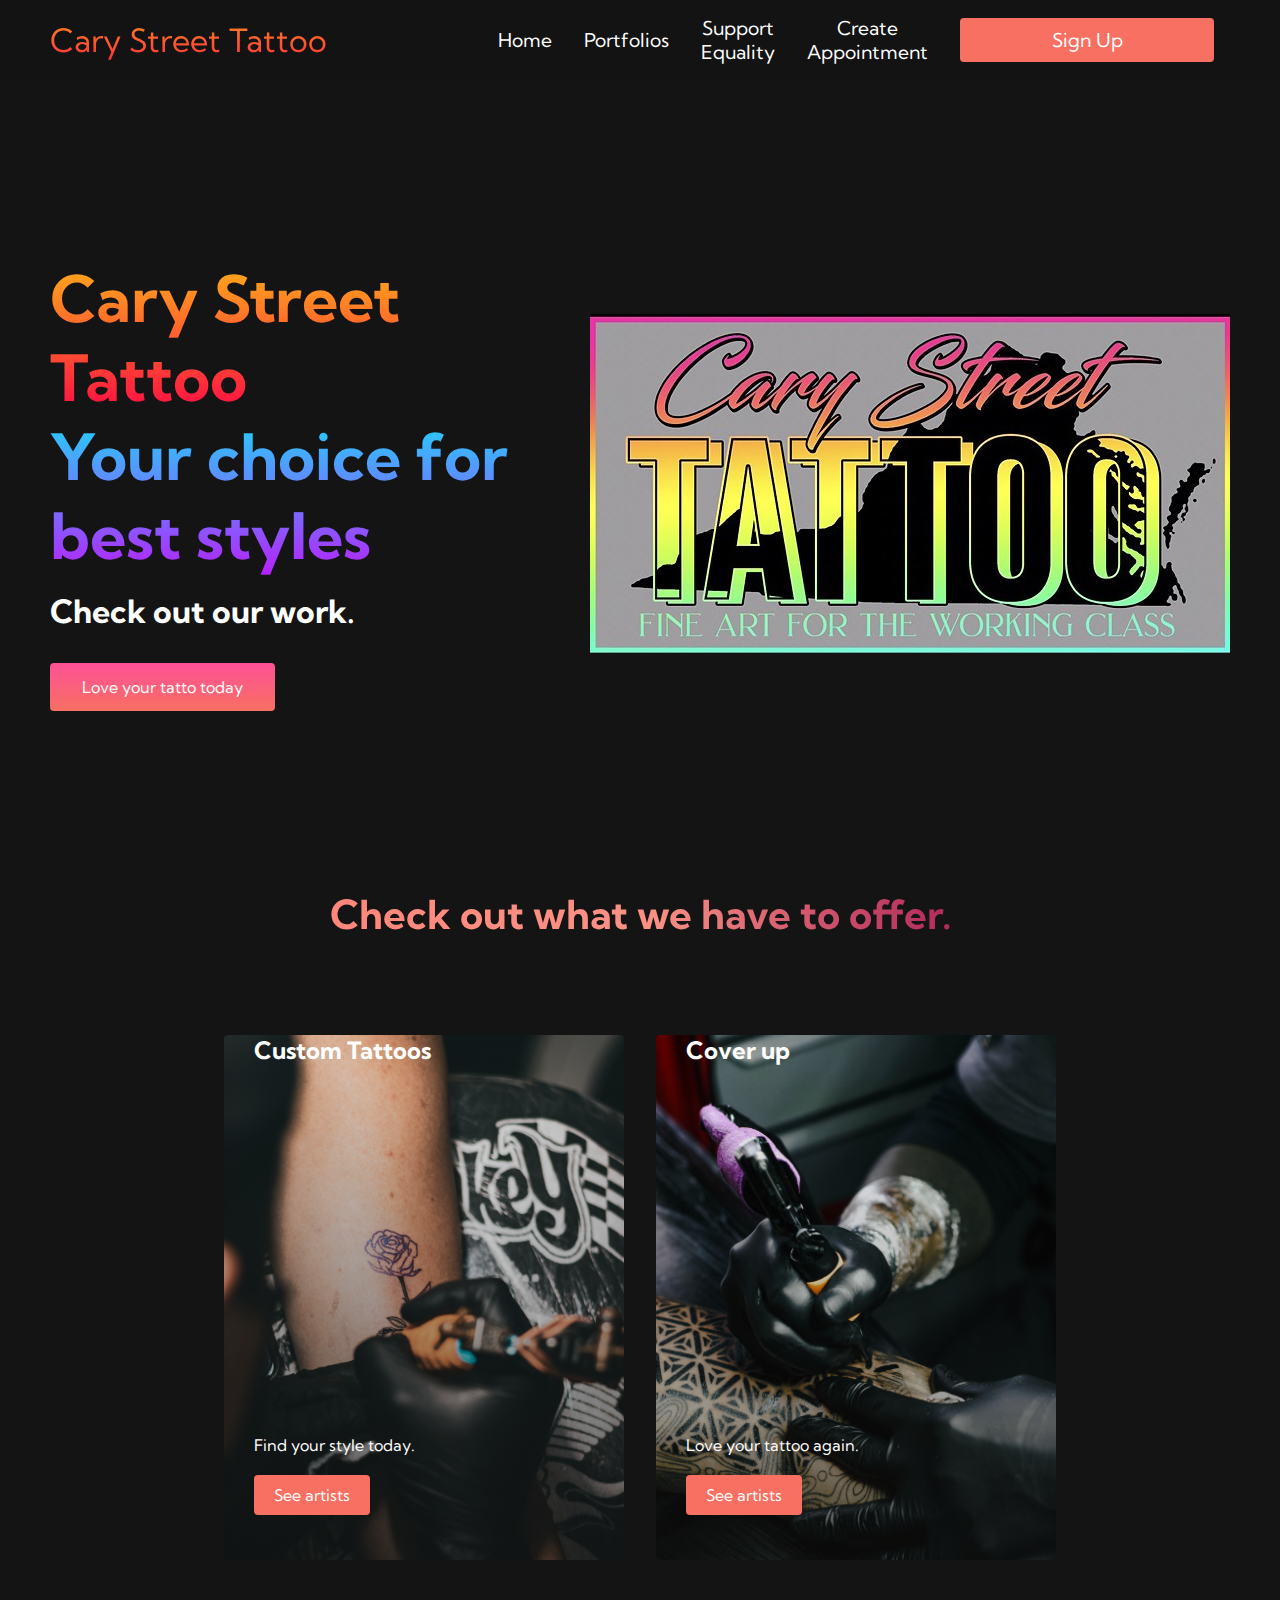
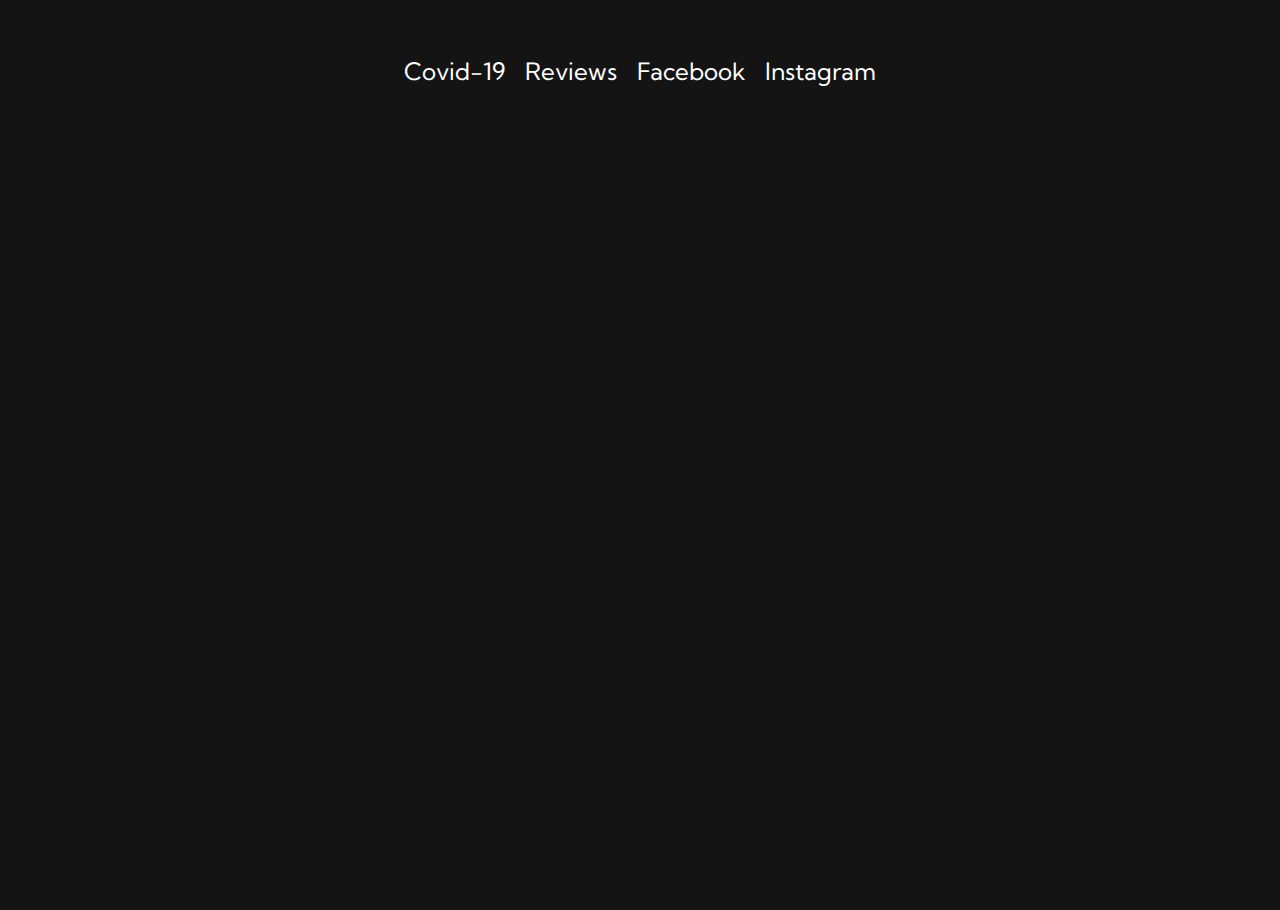
<file: html/index.html>
<!DOCTYPE html>
<html lang="en">
<head>
    <meta charset="UTF-8">
    <meta http-equiv="X-UA-Compatible" content="IE=edge">
    <meta name="viewport" content="width=device-width, initial-scale=1.0">
    <title>Cary Street Tattoo</title>
    <link rel="stylesheet" href="../css/styles.css">
    <link href="https://fonts.googleapis.com/css2?family=Kumbh+Sans&display=swap" rel="stylesheet">
</head>
<body>
    <!--navber section-->
 <nav class="navbar">
    <div class="navbar__container">
    <a href="index.html" id="navbar__logo">Cary Street Tattoo</a>
    <div class="navbar__toggle" id="mobile-menu">
        <span class="bar"></span>
        <span class="bar"></span>
        <span class="bar"></span>
        <span class="bar"></span>
        <span class="bar"></span>
    </div>
    <ul class="navbar__menu">
        <li class="navbar__item">
            <a href="index.html" class="navbar__links">
             Home
            </a>
        </li>
        <li class="navbar__item">
            <a href="portfolios.html" class="navbar__links">
             Portfolios
            </a>
        </li>
        <li class="navbar__item">
            <a href="SupportEquality.html" class="navbar__links">
             Support Equality
            </a>
        </li>
        <li class="navbar__item">
            <a href="Appoinments.html" class="navbar__links">
             Create Appointment
            </a>
        </li>
        <li class="navbar__btn">
            <a href="SignUP.html" class="button">
                Sign Up
            </a>
        </li>
    </ul>
    </div>

 </nav>

 <!-- main section -->
 <div class="main">
     <div class="main__container">
         <div class="main__content">
             <h1>Cary Street Tattoo</h1>
             <h2>Your choice for best styles</h2>
             <p>Check out our work.</p>
             <button class="main__btn"><a href="portfolios.html">Love your tatto today</a></button>
         </div>
         <div class="main_img--container">
             <img src="../Photos/caryTattoo.jpg" alt="" id="main__img">
         </div>
     </div>
 </div>

 <!--Services section-->
 <div class="serv">
    <h1>Check out what we have to offer.</h1>
    <div class="serv__container">
        <div class="serv__card--6" id="portBtn">
            <h2>Custom Tattoos</h2>
            <p>Find your style today.</p>
             <button class="cardBtn"><a href="portfolios.html">See artists</a></button>
        </div>
        <div class="serv__container">
            <div class="serv__card--5" id="portBtn">
                <button class="cardBtn"><a href="portfolios.html">See artists</a></button>
                <h2>Cover up</h2>
                <p>Love your tattoo again.</p>
            </div>
    </div>
 </div>

 <!--Footer Section-->
 <div class="footer__container">
     <div class="footer__links">
         <div class="footer__links--wrapper">
             <div class="footer__links--items">
                 <a href="Covid-19.html">Covid-19</a>
                 <a href="https://www.google.com/search?q=cary+street+tattoo+reviews&sxsrf=APq-WBuiUq2ZK4ZARTvnYPvtm6CrgPX-sg%3A1650643910387&ei=xtNiYumSF_GxptQPlfe4wAM&ved=0ahUKEwjpjbffh6j3AhXxmIkEHZU7DjgQ4dUDCA8&uact=5&oq=cary+street+tattoo+reviews&gs_lcp=Cgdnd3Mtd2l6EAMyCAghEBYQHRAeOgcIIxCwAxAnOgcIABBHELADOgsILhCABBDHARCvAToGCAAQFhAeOgkIABDJAxAWEB46AggmOgUIABCGA0oECEEYAEoECEYYAFCBAVi-D2CyEGgBcAF4AIABXIgBpgWSAQE4mAEAoAEByAEJwAEB&sclient=gws-wiz#lrd=0x89b1113f11aaa853:0xfd0b717249057d51,1,,,">Reviews</a>
                 <a href="https://www.facebook.com/CarySt.Tattoo">Facebook</a>
                 <a href="https://www.instagram.com/carystreettattoo/">Instagram</a>
             </div>
         </div>
     </div>
 </div>
 <script src="app.js"></script>
</body>
</html>
</file>
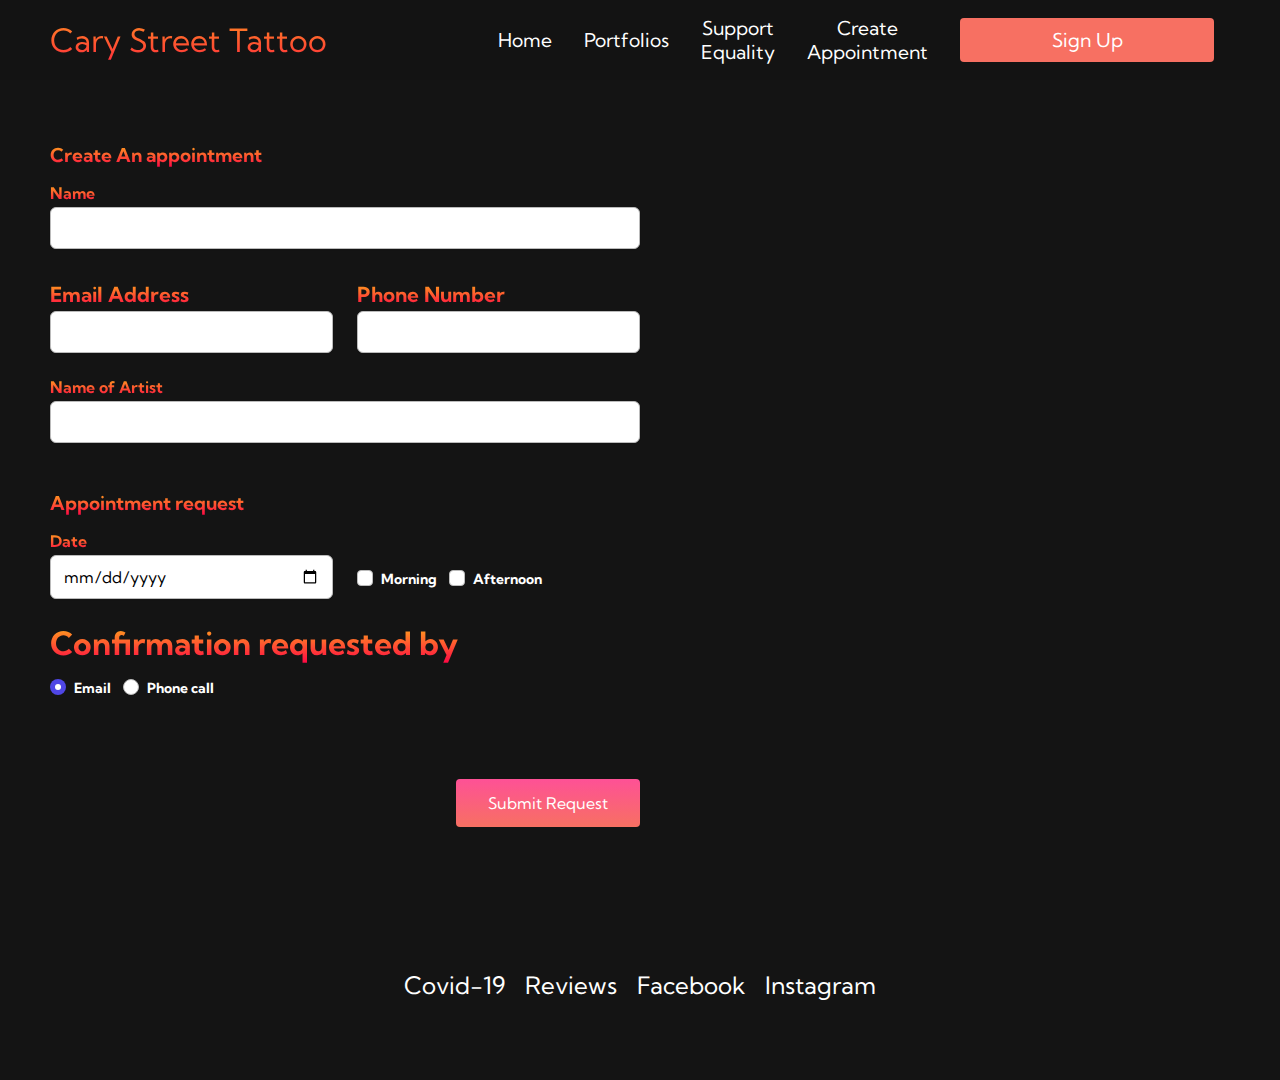
<file: html/Appoinments.html>
<!DOCTYPE html>
<html lang="en">
<head>
    <meta charset="UTF-8">
    <meta http-equiv="X-UA-Compatible" content="IE=edge">
    <meta name="viewport" content="width=device-width, initial-scale=1.0">
    <title>Cary Street Tattoo</title>
    <link rel="stylesheet" href="../css/styles.css">
    <link href="https://fonts.googleapis.com/css2?family=Kumbh+Sans&display=swap" rel="stylesheet">
</head>
<body>
    
    <!--navber section-->
    <nav class="navbar">
        <div class="navbar__container">
        <a href="index.html" id="navbar__logo">Cary Street Tattoo</a>
        <div class="navbar__toggle" id="mobile-menu">
            <span class="bar"></span>
            <span class="bar"></span>
            <span class="bar"></span>
            <span class="bar"></span>
            <span class="bar"></span>
        </div>
        <ul class="navbar__menu">
            <li class="navbar__item">
                <a href="index.html" class="navbar__links">
                 Home
                </a>
            </li>
            <li class="navbar__item">
                <a href="portfolios.html" class="navbar__links">
                 Portfolios
                </a>
            </li>
            <li class="navbar__item">
                <a href="SupportEquality.html" class="navbar__links">
                 Support Equality
                </a>
            </li>
            <li class="navbar__item">
                <a href="Appoinments.html" class="navbar__links">
                 Create Appointment
                </a>
            </li>
            <li class="navbar__btn">
                <a href="SignUP.html" class="button">
                    Sign Up
                </a>
            </li>
        </ul>
        </div>
    
     </nav>

     <div class="main">
         <div class="main__container">
             <div class="main__content">
                <form action="SEND ADDRESS" id="ft-form" method="POST" accept-charset="UTF-8">
                    <fieldset>
                      <legend id="legend">Create An appointment</legend>
                      <label>
                        <p id="name">Name</p>
                        <input type="text" name="name" required>
                      </label>
                      <div class="two-cols">
                        <label>
                          <p id="email__add">Email Address</p>
                          <input type="email" name="email" required>
                        </label>
                        <label>
                          <p id="phone">Phone Number</p>
                          <input type="tel" name="phone">
                        </label>
                      </div>
                    </fieldset>
                    <label>
                        <p id="name">Name of Artist</p>
                        <input type="text" name="name" required>
                      </label>
                    <fieldset>
                      <legend id="Appointment">Appointment request</legend>
                      <div class="two-cols">
                        <label>
                            <p id="date">Date</p>
                          <input type="date" name="Appointment request" required>
                        </label>
                        <div class="inline">
                          <label>
                            <input type="hidden" name="Morning desired" value="no">
                            <input type="checkbox" name="Morning desired" value="yes">
                            <p style="font-size: 14px;" style="color: white;">Morning</p>
                          </label>
                          <label>
                            <input type="hidden" name="Afternoon desired" value="no">
                            <input type="checkbox" name="Afternoon desired" value="yes">
                            <p style="font-size: 14px;" style="color: white;">Afternoon</p>
                          </label>
                        </div>
                      </div>
                      <p id="Confirmation">Confirmation requested by</p>
                      <div class="inline">
                        <label>
                          <input type="radio" name="Confirmation requested by" value="email" checked>
                          <p style="font-size: 14px;" style="color: white;">Email</p>
                        </label>
                        <label>
                          <input type="radio" name="Confirmation requested by" value="phone">
                          <p style="font-size: 14px;" style="color: white;">Phone call</p>
                        </label>
                      </div>
                    </fieldset>
                    <div class="btns">
                      <button class="main__btn"><a>Submit Request</a></button>
                    </div>
                  </form>
             </div>
         </div>
     </div>
 <!--Footer Section-->
 <div class="footer__container">
    <div class="footer__links">
        <div class="footer__links--wrapper">
            <div class="footer__links--items">
                <a href="Covid-19.html">Covid-19</a>
                <a href="https://www.google.com/search?q=cary+street+tattoo+reviews&sxsrf=APq-WBuiUq2ZK4ZARTvnYPvtm6CrgPX-sg%3A1650643910387&ei=xtNiYumSF_GxptQPlfe4wAM&ved=0ahUKEwjpjbffh6j3AhXxmIkEHZU7DjgQ4dUDCA8&uact=5&oq=cary+street+tattoo+reviews&gs_lcp=Cgdnd3Mtd2l6EAMyCAghEBYQHRAeOgcIIxCwAxAnOgcIABBHELADOgsILhCABBDHARCvAToGCAAQFhAeOgkIABDJAxAWEB46AggmOgUIABCGA0oECEEYAEoECEYYAFCBAVi-D2CyEGgBcAF4AIABXIgBpgWSAQE4mAEAoAEByAEJwAEB&sclient=gws-wiz#lrd=0x89b1113f11aaa853:0xfd0b717249057d51,1,,,">Reviews</a>
                <a href="https://www.facebook.com/CarySt.Tattoo">Facebook</a>
                <a href="https://www.instagram.com/carystreettattoo/">Instagram</a>
            </div>
        </div>
    </div>
</div>
<script src="app.js"></script>
</body>
</html>
</file>
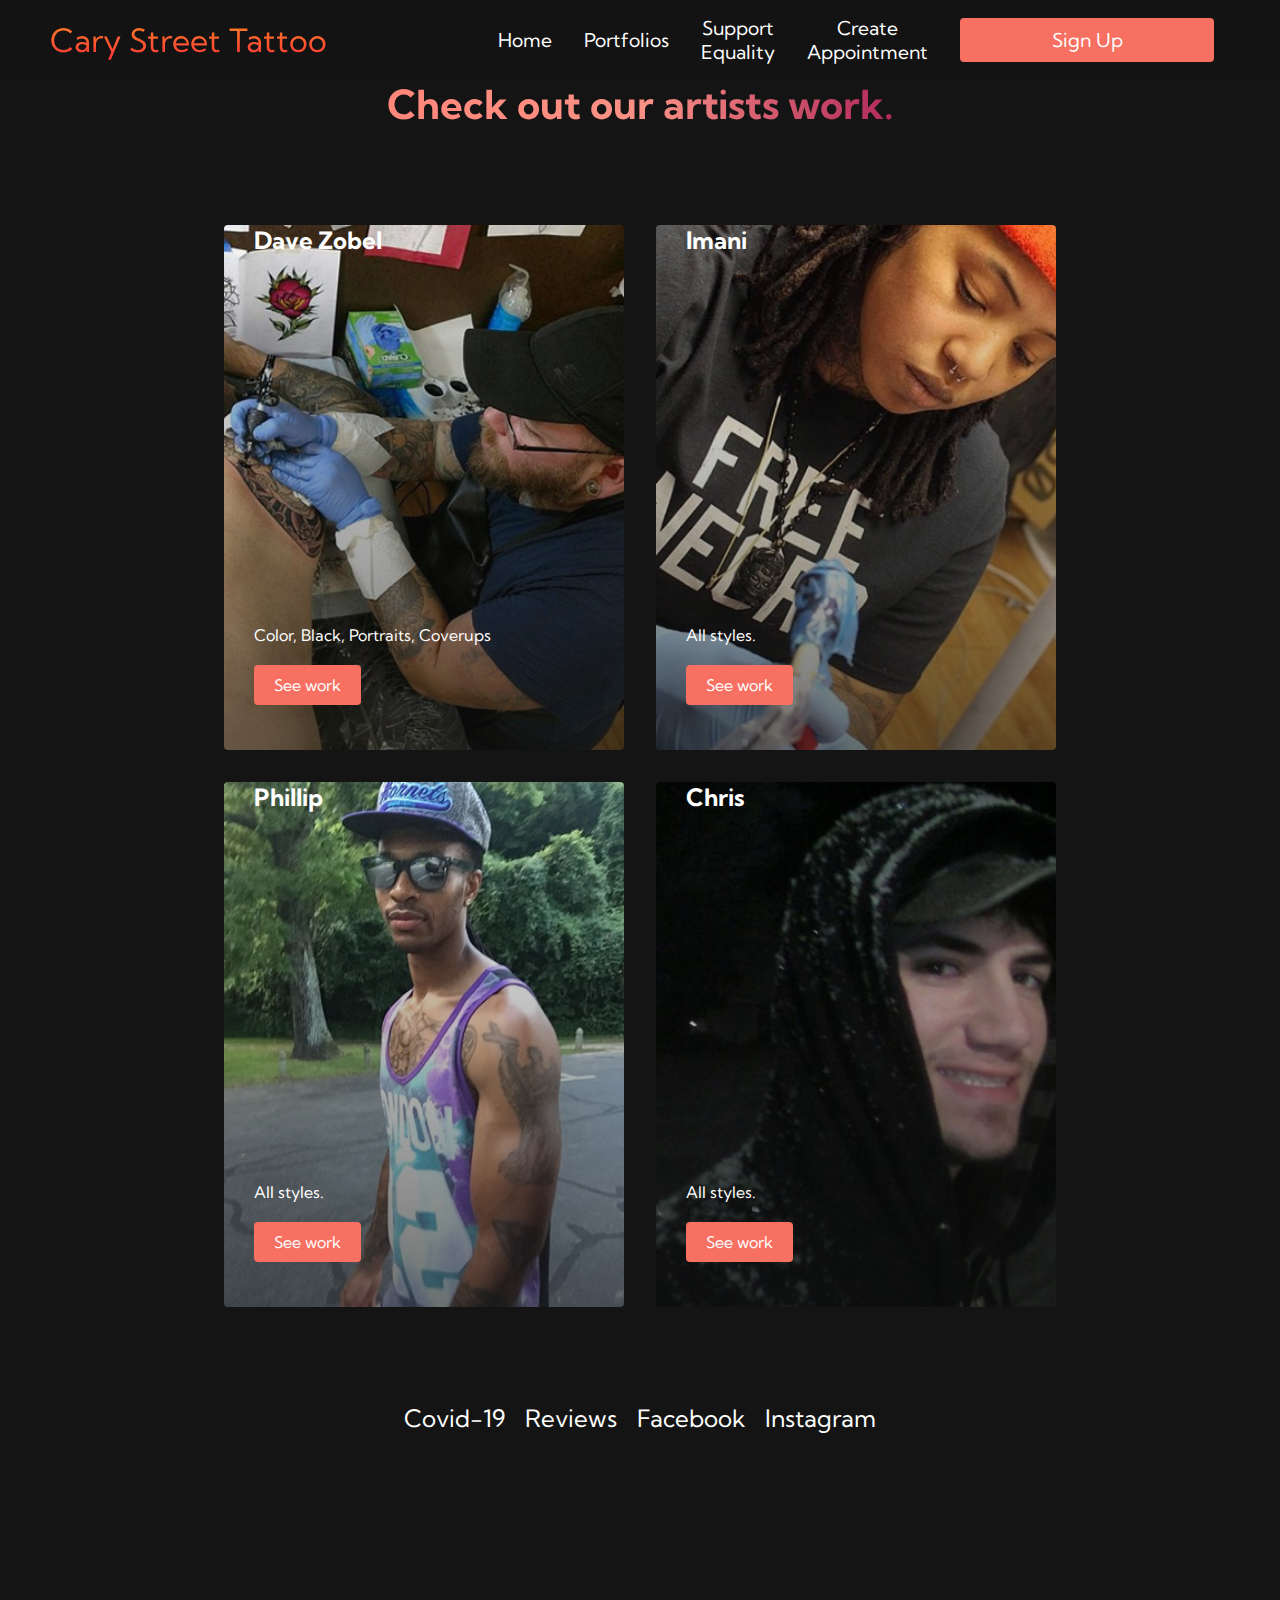
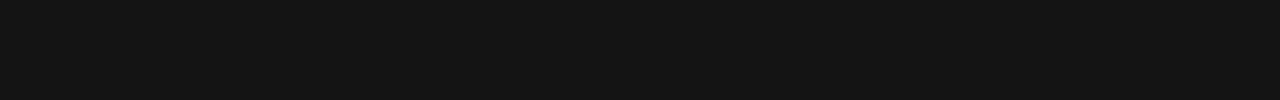
<file: html/portfolios.html>
<!DOCTYPE html>
<html lang="en">
<head>
    <meta charset="UTF-8">
    <meta http-equiv="X-UA-Compatible" content="IE=edge">
    <meta name="viewport" content="width=device-width, initial-scale=1.0">
    <title>Cary Street Tattoo</title>
    <link rel="stylesheet" href="../css/styles.css">
    <link href="https://fonts.googleapis.com/css2?family=Kumbh+Sans&display=swap" rel="stylesheet">
</head>
<body>
    
    <!--navber section-->
    <nav class="navbar">
        <div class="navbar__container">
        <a href="index.html" id="navbar__logo">Cary Street Tattoo</a>
        <div class="navbar__toggle" id="mobile-menu">
            <span class="bar"></span>
            <span class="bar"></span>
            <span class="bar"></span>
            <span class="bar"></span>
            <span class="bar"></span>
        </div>
        <ul class="navbar__menu">
            <li class="navbar__item">
                <a href="index.html" class="navbar__links">
                 Home
                </a>
            </li>
            <li class="navbar__item">
                <a href="portfolios.html" class="navbar__links">
                 Portfolios
                </a>
            </li>
            <li class="navbar__item">
                <a href="SupportEquality.html" class="navbar__links">
                 Support Equality
                </a>
            </li>
            <li class="navbar__item">
                <a href="Appoinments.html" class="navbar__links">
                 Create Appointment
                </a>
            </li>
            <li class="navbar__btn">
                <a href="SignUP.html" class="button">
                    Sign Up
                </a>
            </li>
        </ul>
        </div>
    
     </nav>

<!--Main content-->
<div class="serv">
    <h1>Check out our artists work.</h1>
    <div class="serv__container">
        <div class="serv__card--1">
            <h2>Dave Zobel</h2>
            <p>Color, Black, Portraits, Coverups</p>
            <button class="cardBtn"><a href="dave.html">See work</a></button>
        </div>
        <div class="serv__container">
            <div class="serv__card--2">
                <h2>Imani</h2>
                <p>All styles.</p>
                <button class="cardBtn"><a href="Imani.html">See work</a></button>
            </div>
    </div>
    <div class="serv__container">
        <div class="serv__card--3">
            <h2>Phillip</h2>
            <p>All styles.</p>
            <button class="cardBtn"><a href="Phill.html">See work</a></button>
        </div>
</div>
<div class="serv__container">
    <div class="serv__card--4">
        <h2>Chris</h2>
        <p>All styles.</p>
        <button class="cardBtn"><a href="Chris.html">See work</a></button>
    </div>
</div>
 </div>
<!--footer-->
 <div class="footer__container">
    <div class="footer__links">
        <div class="footer__links--wrapper">
            <div class="footer__links--items">
                <a href="Covid-19.html">Covid-19</a>
                <a href="https://www.google.com/search?q=cary+street+tattoo+reviews&sxsrf=APq-WBuiUq2ZK4ZARTvnYPvtm6CrgPX-sg%3A1650643910387&ei=xtNiYumSF_GxptQPlfe4wAM&ved=0ahUKEwjpjbffh6j3AhXxmIkEHZU7DjgQ4dUDCA8&uact=5&oq=cary+street+tattoo+reviews&gs_lcp=Cgdnd3Mtd2l6EAMyCAghEBYQHRAeOgcIIxCwAxAnOgcIABBHELADOgsILhCABBDHARCvAToGCAAQFhAeOgkIABDJAxAWEB46AggmOgUIABCGA0oECEEYAEoECEYYAFCBAVi-D2CyEGgBcAF4AIABXIgBpgWSAQE4mAEAoAEByAEJwAEB&sclient=gws-wiz#lrd=0x89b1113f11aaa853:0xfd0b717249057d51,1,,,">Reviews</a>
                <a href="https://www.facebook.com/CarySt.Tattoo">Facebook</a>
                <a href="https://www.instagram.com/carystreettattoo/">Instagram</a>
            </div>
        </div>
    </div>
</div>
<script src="app.js"></script>
</body>
</html>
</file>
<file: css/styles.css>
*{
    box-sizing: border-box;
    margin: 0;
    padding: 0;
    font-family: 'Kumbh Sans', sans-serif;
}

.navbar{
    background: #131313;
    height: 80px;
    display: flex;
    justify-content: center;
    align-items: center;
    font-size: 1.2rem;
    position: sticky;
    top: 0;
    z-index: 999;
}

.navbar__container{
    display: flex;
    justify-content: space-between;
    height: 80px;
    z-index: 1;
    width: 100%;
    max-width: 1300px;
    margin: 0 auto;
    padding: 0 50px;
}

#navbar__logo{
    background-color: #ff8177;
    background-image: linear-gradient(to top, #ff0844 0%, #ffb119 100% );
    background-size: 100%;
    -webkit-background-clip: text;
    -moz-background-clip: text;
    -webkit-text-fill-color: transparent;
    -moz-text-fill-color:transparent;
    display: flex;
    align-items: center;
    cursor: pointer;
    text-decoration: none;
    font-size: 2rem;

}

#Appointment {
     background-color: #ff8177;
    background-image: linear-gradient(to top, #ff0844 0%, #ffb119 100% );
    background-size: 100%;
    -webkit-background-clip: text;
    -moz-background-clip: text;
    -webkit-text-fill-color: transparent;
    -moz-text-fill-color:transparent;
    display: flex;
    align-items: center;
    text-decoration: none;
    font-size: 2rem;
}
#name{
    background-color: #ff8177;
    background-image: linear-gradient(to top, #ff0844 0%, #ffb119 100% );
    background-size: 100%;
    -webkit-background-clip: text;
    -moz-background-clip: text;
    -webkit-text-fill-color: transparent;
    -moz-text-fill-color:transparent;
    display: flex;
    align-items: center;
    text-decoration: none;
    font-size: 1rem;
}
#legend{
    background-color: #ff8177;
    background-image: linear-gradient(to top, #ff0844 0%, #ffb119 100% );
    background-size: 100%;
    -webkit-background-clip: text;
    -moz-background-clip: text;
    -webkit-text-fill-color: transparent;
    -moz-text-fill-color:transparent;
    display: flex;
    align-items: center;
    text-decoration: none;
    font-size: 2rem;
}
#date{
    background-color: #ff8177;
    background-image: linear-gradient(to top, #ff0844 0%, #ffb119 100% );
    background-size: 100%;
    -webkit-background-clip: text;
    -moz-background-clip: text;
    -webkit-text-fill-color: transparent;
    -moz-text-fill-color:transparent;
    display: flex;
    align-items: center;
    text-decoration: none;
    font-size: 1rem;
}
#Confirmation{
    background-color: #ff8177;
    background-image: linear-gradient(to top, #ff0844 0%, #ffb119 100% );
    background-size: 100%;
    -webkit-background-clip: text;
    -moz-background-clip: text;
    -webkit-text-fill-color: transparent;
    -moz-text-fill-color:transparent;
    display: flex;
    align-items: center;
    text-decoration: none;
    font-size: 2rem;
}

#email__add{
    background-color: #ff8177;
    background-image: linear-gradient(to top, #ff0844 0%, #ffb119 100% );
    background-size: 100%;
    -webkit-background-clip: text;
    -moz-background-clip: text;
    -webkit-text-fill-color: transparent;
    -moz-text-fill-color:transparent;
    display: flex;
    align-items: center;
    text-decoration: none;
    font-size: 1.3rem;
}

#phone{
    background-color: #ff8177;
    background-image: linear-gradient(to top, #ff0844 0%, #ffb119 100% );
    background-size: 100%;
    -webkit-background-clip: text;
    -moz-background-clip: text;
    -webkit-text-fill-color: transparent;
    -moz-text-fill-color:transparent;
    display: flex;
    align-items: center;
    text-decoration: none;
    font-size: 1.3rem;
}

.fa-gem{
    margin-right: 0.5rem;
}

.navbar__menu{
    display: flex;
    align-items:center ;
    list-style: none;
    text-align: center;
}

.navbar__item{
    height: 80px;
}

.navbar__links{
    color: #fff;
    display: flex;
    align-items: center;
    justify-content: center;
    text-decoration: none;
    padding: 0 1rem;
    height: 100%;
}

.navbar__btn{
    display: flex;
    justify-content: center;
    align-items: center;
    padding: 0 1rem;
    width: 100%;
}

.button {
    display: flex;
    justify-content: center;
    align-items: center;
    text-decoration: none;
    padding: 10px 20px;
    height: 100%;
    width: 100%;
    border: none;
    outline: none;
    border-radius: 4px;
    background: #f77062;
    color: #fff;
}

.button:hover{
    background:red ;
    transition: all 0.3s ease;
}

.navbar__links:hover{
    color:#f77062;
    transition:all 0.3s ease ;
}

@media screen and (max-width:960px) {
    .navbar__container{
        display: flex;
        justify-content: space-between;
        height: 80px;
        z-index: 1;
        width: 100%;
        max-width: 1300px;
        padding:0;
        background: #131313;
    }
    .navbar__menu{
        display: grid;
        grid-template-columns: auto;
        margin: 0;
        width: 100%;
        position: absolute;
        top: -1000px;
        opacity: 0;
        transition: all 0.5s ease;
        height: 50vh;
        z-index: -1;
        background: #131313;
    }

    .navbar__menu.active{
        background: #131313;
        top: 100%;
        opacity: 1;
        transition:all 0.5s ease;
        z-index: 99;
        height: 50vh;
        font-size: 1.6rem;
    }

    #navbar__logo{
        padding-left: 25px;
    }

    .navbar__toggle .bar {
        width: 25px;
        height: 3px;
        margin: 5px auto;
        transition: all 0.3s ease-in-out;
        background: white;
    }

    .navbar__item{
        width: 100%;
    }
    .navbar__links{
        text-align: center;
        padding: 2rem;
        width: 100%;
        display: table;
    }

    #mobile-menu{
        position: absolute;
        top: 20%;
        right: 5%;
        transform: translate(5%,20%);
    }

    .navbar__btn {
        padding-bottom: 2rem;
    }

    .button{
        display: flex;
        justify-content: center;
        align-items: center;
        width: 80%;
        height: 80px;
        margin: 0;
    }

    .navbar__toggle .bar{
        display: block;
        cursor: pointer;
    }

    #mobile-menu.is-active .bar:nth-child(2) {
        opacity: 0;
    }

    #mobile-menu.is-active .bar:nth-child(1) {
        transform:translateY(8px) rotate(45deg);
    }

    #mobile-menu.is-active .bar:nth-child(3) {
        transform:translateY(-8px) rotate(-45deg);
    }
}


/* Homepage section css*/

.main {
    background-color: #141414;
}

.main__container {
    display: grid;
    grid-template-columns: 1fr 1fr;
    align-items: center;
    justify-self: center;
    margin: 0 auto;
    height: 90vh;
    background-color: #141414;
    z-index: 1;
    width: 100%;
    max-width: 1300px;
    padding: 0 50px;
}

.main__content h1 {
    font-size: 4rem;
    background-color: #ff8177 ;
    background-image: linear-gradient(to top, #ff0844 0%, #ffb119 100%);
    background-size: 100% ;
    -webkit-background-clip: text ;
    -moz-background-clip: text ;
    -webkit-text-fill-color: transparent;
    -moz-text-fill-color:transparent; 
}

.main__content h2 {
    font-size: 4rem;
    background-color: #ff8177 ;
    background-image: linear-gradient(to top, #b721ff 0%, #21d4fd 100%);
    background-size: 100% ;
    -webkit-background-clip: text ;
    -moz-background-clip: text ;
    -webkit-text-fill-color: transparent;
    -moz-text-fill-color:transparent;
}

.main__content p{
    margin-top: 1rem;
    font-size: 2rem;
    font-weight: 700;
    color:white;
}

.main__btn {
    font-size: 1rem;
    background-image: linear-gradient(to top, #f77062 0%, #fe5196 100%);
    padding: 14px 32px;
    border: none;
    border-radius: 4px;
    color: white;
    margin-top: 2rem;
    cursor: pointer;
    position: relative;
    transition: all 0.35s;
    outline: none;
}

.main__btn a{
    position: relative;
    z-index: 2;
    color: white;
    text-decoration: none;
}

.main__btn::after{
    position: absolute;
    content: '';
    top: 0;
    left: 0;
    width: 0;
    height: 100%;
    background: #4837ff;
    transition: all 0.35s;
    border-radius: 4px;
}

.main__btn:hover{
    color:white;

}

.main__btn:hover:after {
    width: 100%;
}

.main__img--container {
    text-align: center;
}

.main__img {
    height: 80%;
    width: 80%;
}


.cardBtn a{
    position: relative;
    z-index: 2;
    color: white;
    text-decoration: none;
}


/* mobile responsive */
@media screen and (max-width: 758px) {
    .main__container {
        display: grid;
        grid-template-columns: auto;
        align-items: center;
        justify-self: center;
        width: 100%;
        margin: 0 auto;
        height: 90vh;
    }

    .main__content{
        text-align: center;
        margin-bottom: 4rem;
    }

    .main__content h1{
        font-size: 2.5rem;
        margin-top: 2rem;
    }

    .main__content h2 {
        font-size: 3rem;
    }

    .main__content p{
        margin-top: 1rem;
        font-size: 1.5rem;
    }
}

@media screen and (max-width: 480px) {

    .main__content h1{
        font-size: 2rem;
        margin-top: 3rem;
    }

    .main__content h2 {
        font-size: 2rem;
    }

    .main__content p{
        margin-top: 2rem;
        font-size: 1.5rem;
    }

    .main__btn {
        padding: 12px 36px;
        margin: 2.5rem 0; 
    }
}

/* Services Section and picture cards css */

.serv {
    background: #141414;
    display: flex;
    flex-direction: column;
    align-items: center;
    height: 180vh;
}

.serv h1{
    background-color: #ff8177;
    background-image: linear-gradient(to right, #ff8177 0%, #ff867a 0%, #ff8c7f 21%
    , #f99185 52%, #cf556c 78%, #b12a5b 100% );
    background-size: 100%;
    margin-bottom: 5rem;
    font-size: 2.5rem;
    -webkit-background-clip: text ;
    -moz-background-clip: text ;
    -webkit-text-fill-color: transparent;
    -moz-text-fill-color:transparent;

}

.serv h3{
    background-color: #ff8177;
    background-image: linear-gradient(to right, #ff8177 0%, #ff867a 0%, #ff8c7f 21%
    , #f99185 52%, #cf556c 78%, #b12a5b 100% );
    background-size: 100%;
    margin-bottom: 5rem;
    font-size: 1.9rem;
    -webkit-background-clip: text ;
    -moz-background-clip: text ;
    -webkit-text-fill-color: transparent;
    -moz-text-fill-color:transparent;
}

.serv__container {
    display: flex;
    justify-content: center;
    flex-wrap: wrap;
}

.serv__card{
    margin: 1rem;
    height: 525px;
    width: 400px;
    border-radius: 4px;
    background-image: linear-gradient(to bottom, rgba(0,0,0,0) 0%,
     rgba(17,17,17,0.6) 100%);
    background-size: cover;
    position: relative;
    color: white;
}
.serv__card--1{
    margin: 1rem;
    height: 525px;
    width: 400px;
    border-radius: 4px;
    background-image: linear-gradient(to bottom, rgba(0,0,0,0) 0%,
     rgba(17,17,17,0.6) 100%), url(../Photos/david\ Zobel.jpg);
    background-size: cover;
    position: relative;
    color: white;
}

.serv__card--2{
    margin: 1rem;
    height: 525px;
    width: 400px;
    border-radius: 4px;
    background-image: linear-gradient(to bottom, rgba(0,0,0,0) 0%,
     rgba(17,17,17,0.6) 100%), url(../Photos/Imani.jpg);
    background-size: cover;
    position: relative;
    color: white;
}
.serv__card--3{
    margin: 1rem;
    height: 525px;
    width: 400px;
    border-radius: 4px;
    background-image: linear-gradient(to bottom, rgba(0,0,0,0) 0%,
     rgba(17,17,17,0.6) 100%), url(../Photos/phill.jpg);
    background-size: cover;
    position: relative;
    color: white;
}
.serv__card--4{
    margin: 1rem;
    height: 525px;
    width: 400px;
    border-radius: 4px;
    background-image: linear-gradient(to bottom, rgba(0,0,0,0) 0%,
     rgba(17,17,17,0.6) 100%), url(../Photos/Chris.jpg);
    background-size: cover;
    position: relative;
    color: white;
}
.serv__card--5{
    margin: 1rem;
    height: 525px;
    width: 400px;
    border-radius: 4px;
    background-image: linear-gradient(to bottom, rgba(0,0,0,0) 0%,
     rgba(17,17,17,0.6) 100%), url(../Photos/coverUp.jpg);
    background-size: cover;
    position: relative;
    color: white;
}
.serv__card--6{
    margin: 1rem;
    height: 525px;
    width: 400px;
    border-radius: 4px;
    background-image: linear-gradient(to bottom, rgba(0,0,0,0) 0%,
     rgba(17,17,17,0.6) 100%), url(../Photos/tattoogun.jpg);
    background-size: cover;
    position: relative;
    color: white;
}

.serv h2{
    position: absolute;
    top: 350pxS;
    left:30px;
}

.serv__card p{
    position: absolute;
    top: 400px;
    left: 30px;

}
.serv__card--1 p{
    position: absolute;
    top: 400px;
    left: 30px;

}

.serv__card--2 p{
    position: absolute;
    top: 400px;
    left: 30px;

}
.serv__card--3 p{
    position: absolute;
    top: 400px;
    left: 30px;

}
.serv__card--4 p{
    position: absolute;
    top: 400px;
    left: 30px;

}
.serv__card--5 p{
    position: absolute;
    top: 400px;
    left: 30px;

}
.serv__card--6 p{
    position: absolute;
    top: 400px;
    left: 30px;

}

.serv__card button {
    color: white;
    padding: 10px 20px;
    border:none;
    outline: none;
    border-radius: 4px;
    background: #f77062;
    position: absolute;
    top:440px;
    left: 30px;
    font-size: 1rem;
    cursor: pointer;
}
.serv__card--1 button {
    color: white;
    padding: 10px 20px;
    border:none;
    outline: none;
    border-radius: 4px;
    background: #f77062;
    position: absolute;
    top:440px;
    left: 30px;
    font-size: 1rem;
    cursor: pointer;
}
.serv__card--2 button {
    color: white;
    padding: 10px 20px;
    border:none;
    outline: none;
    border-radius: 4px;
    background: #f77062;
    position: absolute;
    top:440px;
    left: 30px;
    font-size: 1rem;
    cursor: pointer;
}
.serv__card--3 button {
    color: white;
    padding: 10px 20px;
    border:none;
    outline: none;
    border-radius: 4px;
    background: #f77062;
    position: absolute;
    top:440px;
    left: 30px;
    font-size: 1rem;
    cursor: pointer;
}
.serv__card--4 button {
    color: white;
    padding: 10px 20px;
    border:none;
    outline: none;
    border-radius: 4px;
    background: #f77062;
    position: absolute;
    top:440px;
    left: 30px;
    font-size: 1rem;
    cursor: pointer;
}
.serv__card--5 button {
    color: white;
    padding: 10px 20px;
    border:none;
    outline: none;
    border-radius: 4px;
    background: #f77062;
    position: absolute;
    top:440px;
    left: 30px;
    font-size: 1rem;
    cursor: pointer;
}
.serv__card--6 button {
    color: white;
    padding: 10px 20px;
    border:none;
    outline: none;
    border-radius: 4px;
    background: #f77062;
    position: absolute;
    top:440px;
    left: 30px;
    font-size: 1rem;
    cursor: pointer;
}

.serv__card:hover {
    transform: scale(1.075);
    transition: 0.2s ease-in;
    cursor: pointer;
}
.serv__card--1:hover {
    transform: scale(1.075);
    transition: 0.2s ease-in;
    cursor: pointer;
}

.serv__card--2:hover {
    transform: scale(1.075);
    transition: 0.2s ease-in;
    cursor: pointer;
}
.serv__card--3:hover {
    transform: scale(1.075);
    transition: 0.2s ease-in;
    cursor: pointer;
}
.serv__card--4:hover {
    transform: scale(1.075);
    transition: 0.2s ease-in;
    cursor: pointer;
}
.serv__card--5:hover {
    transform: scale(1.075);
    transition: 0.2s ease-in;
    cursor: pointer;
}
.serv__card--6:hover {
    transform: scale(1.075);
    transition: 0.2s ease-in;
    cursor: pointer;
}

@media screen and (max-width: 960px) {
    .serv{
        height: 1600px;
    }

    .serv h1 {
        font-size: 2rem;
        margin-top: 12rem;
    }
    
}

@media screen and (max-width: 480px) {
    .serv {
        height: 1400px;
    }
    .serv h1 {
        font-size: 1.2rem;
    }

    .serv__card {
        width: 300px;
    }
    .serv__card--1 {
        width: 300px;
    }
    .serv__card--2 {
        width: 300px;
    }
    .serv__card--3 {
        width: 300px;
    }
    .serv__card--4 {
        width: 300px;
    }
    .serv__card--5 {
        width: 300px;
    }
    .serv__card--6 {
        width: 300px;
    }
}

/* footer Section css */
.footer__container{
    background-color: #141414;
    padding: 5rem;
    display: flex;
    flex-direction: column;
    justify-content: center;
    align-items:center ;
}

.footer__links {
    width: 100%;
    max-width: 1000px;
    display: flex;
    justify-content: center;
}

.footer_links--wrapper{
    display: flex;
}

.footer__links--items a {
    color: white;
    text-decoration: none;
    margin-bottom: 0.5rem;
    font-size:1.5rem;
    padding: .5rem;
}

.footer__links--items a:hover{
    color: #f77062 ;
    transition: 0.3s ease-out;
}


/* appoinments */
  #ft-form *,
  #ft-form ::after,
  #ft-form ::before {
    box-sizing: border-box
  }
  #ft-form input,
  #ft-form select,
  #ft-form textarea {
    font-family: inherit;
    font-size: 100%;
    line-height: 1.15;
    margin: 0
  }
  #ft-form select {
    text-transform: none
  }
  #ft-form [type=submit] {
    -webkit-appearance: button
  }
  #ft-form legend {
    padding: 0
  }
  #ft-form h2,
  #ft-form p {
    margin: 0
  }
  #ft-form fieldset {
    margin: 0;
    padding: 0
  }
  #ft-form html {
    font-family: ui-sans-serif,system-ui,-apple-system,BlinkMacSystemFont,"Segoe UI",Roboto,"Helvetica Neue",Arial,"Noto Sans",sans-serif,"Apple Color Emoji","Segoe UI Emoji","Segoe UI Symbol","Noto Color Emoji";
    line-height: 1.5
  }
  #ft-form body {
    font-family: inherit;
    line-height: inherit
  }
  #ft-form *,
  #ft-form ::after,
  #ft-form ::before {
    box-sizing: border-box;
    border-width: 0;
    border-style: solid;
    border-color: #e5e7eb
  }
  #ft-form textarea {
    resize: vertical
  }
  #ft-form input::-moz-placeholder,
  #ft-form textarea::-moz-placeholder {
    color: #9ca3af
  }
  #ft-form input:-ms-input-placeholder,
  #ft-form textarea:-ms-input-placeholder {
    color: #9ca3af
  }
  #ft-form input::placeholder,
  #ft-form textarea::placeholder {
    color: #9ca3af
  }
  #ft-form h2 {
    font-size: inherit;
    font-weight: inherit
  }
  #ft-form input,
  #ft-form select,
  #ft-form textarea {
    padding: 0;
    line-height: inherit;
    color: inherit
  }
  #ft-form [type=date],
  #ft-form [type=email],
  #ft-form [type=tel],
  #ft-form [type=text],
  #ft-form select,
  #ft-form textarea {
    -webkit-appearance: none;
    -moz-appearance: none;
    appearance: none;
    background-color: #fff;
    border-color: #6b7280;
    border-width: 1px;
    border-radius: 0;
    padding-top: .5rem;
    padding-right: .75rem;
    padding-bottom: .5rem;
    padding-left: .75rem;
    font-size: 1rem;
    line-height: 1.5rem
  }
  #ft-form [type=date]:focus,
  #ft-form [type=email]:focus,
  #ft-form [type=tel]:focus,
  #ft-form [type=text]:focus,
  #ft-form select:focus,
  #ft-form textarea:focus {
    outline: 2px solid transparent;
    outline-offset: 2px;
    box-shadow: 0 0 0 0 #fff, 0 0 0 3px rgba(199,210,254,.5), 0 0 #0000;
    border-color: #2563eb
  }
  #ft-form input::-moz-placeholder,
  #ft-form textarea::-moz-placeholder {
    color: #6b7280;
    opacity: 1
  }
  #ft-form input:-ms-input-placeholder,
  #ft-form textarea:-ms-input-placeholder {
    color: #6b7280;
    opacity: 1
  }
  #ft-form input::placeholder,
  #ft-form textarea::placeholder {
    color: #6b7280;
    opacity: 1
  }
  #ft-form select {
    background-image: url("data:image/svg+xml,%3csvg xmlns='http://www.w3.org/2000/svg' fill='none' viewBox='0 0 20 20'%3e%3cpath stroke='%236b7280' stroke-linecap='round' stroke-linejoin='round' stroke-width='1.5' d='M6 8l4 4 4-4'/%3e%3c/svg%3e");
    background-position: right .5rem center;
    background-repeat: no-repeat;
    background-size: 1.5em 1.5em;
    padding-right: 2.5rem;
    -webkit-print-color-adjust: exact;
    color-adjust: exact
  }
  #ft-form [type=checkbox],
  #ft-form [type=radio] {
    -webkit-appearance: none;
    -moz-appearance: none;
    appearance: none;
    padding: 0;
    -webkit-print-color-adjust: exact;
    color-adjust: exact;
    display: inline-block;
    vertical-align: middle;
    background-origin: border-box;
    -webkit-user-select: none;
    -moz-user-select: none;
    -ms-user-select: none;
    user-select: none;
    flex-shrink: 0;
    height: 1rem;
    width: 1rem;
    color: #2563eb;
    background-color: #fff;
    border-color: #6b7280;
    border-width: 1px
  }
  #ft-form [type=checkbox] {
    border-radius: 0
  }
  #ft-form [type=radio] {
    border-radius: 100%
  }
  #ft-form [type=checkbox]:focus,
  #ft-form [type=radio]:focus {
    outline: 2px solid transparent;
    outline-offset: 2px;
    box-shadow: 0 0 0 0 #fff, 0 0 0 3px rgba(199,210,254,.5), 0 0 #0000;
  }
  #ft-form [type=checkbox]:checked,
  #ft-form [type=radio]:checked {
    border-color: transparent;
    background-color: currentColor;
    background-size: 100% 100%;
    background-position: center;
    background-repeat: no-repeat
  }
  #ft-form [type=checkbox]:checked {
    background-image: url("data:image/svg+xml,%3csvg viewBox='0 0 16 16' fill='white' xmlns='http://www.w3.org/2000/svg'%3e%3cpath d='M12.207 4.793a1 1 0 010 1.414l-5 5a1 1 0 01-1.414 0l-2-2a1 1 0 011.414-1.414L6.5 9.086l4.293-4.293a1 1 0 011.414 0z'/%3e%3c/svg%3e")
  }
  #ft-form [type=radio]:checked {
    background-image: url("data:image/svg+xml,%3csvg viewBox='0 0 16 16' fill='white' xmlns='http://www.w3.org/2000/svg'%3e%3ccircle cx='8' cy='8' r='3'/%3e%3c/svg%3e")
  }
  #ft-form [type=checkbox]:checked:focus,
  #ft-form [type=checkbox]:checked:hover,
  #ft-form [type=radio]:checked:focus,
  #ft-form [type=radio]:checked:hover {
    border-color: transparent;
    background-color: currentColor
  }
  #ft-form [type=checkbox]:indeterminate {
    background-image: url("data:image/svg+xml,%3csvg xmlns='http://www.w3.org/2000/svg' fill='none' viewBox='0 0 16 16'%3e%3cpath stroke='white' stroke-linecap='round' stroke-linejoin='round' stroke-width='2' d='M4 8h8'/%3e%3c/svg%3e");
    border-color: transparent;
    background-color: currentColor;
    background-size: 100% 100%;
    background-position: center;
    background-repeat: no-repeat
  }
  #ft-form [type=checkbox]:indeterminate:focus,
  #ft-form [type=checkbox]:indeterminate:hover {
    border-color: transparent;
    background-color: currentColor
  }
  #ft-form [type=file] {
    background: unset;
    border-color: inherit;
    border-width: 0;
    border-radius: 0;
    padding: 0;
    font-size: unset;
    line-height: inherit
  }
  #ft-form [type=file]:focus {
    outline: 1px auto -webkit-focus-ring-color
  }
  #ft-form fieldset {
    font-size: 100%;
    margin-top: 3rem;
    margin-bottom: 1.5rem
  }
  #ft-form fieldset:first-child {
    margin-top: 0
  }
  #ft-form fieldset > * {
    display: block;
    margin-bottom: 1.5rem
  }
  #ft-form fieldset > :last-child {
    margin-bottom: 0
  }
  #ft-form fieldset > .two-cols > * {
    display: block;
    margin-bottom: 1.5rem
  }
  #ft-form fieldset > .two-cols > :last-child {
    margin-bottom: 0
  }
  @media only screen and (min-width:640px) {
    #ft-form fieldset > .two-cols {
      display: flex;
      align-items: flex-end
    }
    #ft-form fieldset > .two-cols > * {
      display: block;
      margin-right: 1.5rem;
      margin-top: 0;
      margin-bottom: 0;
      flex: 1
    }
    #ft-form fieldset > .two-cols > :last-child {
      margin-right: 0
    }
  }
  #ft-form fieldset div > label {
    display: inline-flex;
    align-items: flex-start;
    margin-top: .5rem;
    width: 100%
  }
  #ft-form fieldset div > label:last-child {
    margin: .5rem 0 0 0
  }
  #ft-form fieldset div.inline {
    padding: .55rem 0 0;
    width: 100%
  }
  #ft-form fieldset div.inline > label {
    width: auto;
    margin-right: .5rem
  }
  #ft-form fieldset div.inline > label:last-child {
    margin-right: 0
  }
  #ft-form fieldset > .two-cols div.inline {
    padding: .55rem 0
  }
  #ft-form fieldset > legend {
    font-weight: 700;
    font-size: 120%;
    margin-bottom: 1rem
  }
  #ft-form fieldset > p {
    margin: 0
  }
  #ft-form [type=file] {
    -webkit-appearance: none;
    -moz-appearance: none;
    appearance: none;
    background-color: #fff;
    border-color: #6b7280;
    border-width: 1px;
    border-radius: 0;
    padding-top: .5rem;
    padding-right: .75rem;
    padding-bottom: .5rem;
    padding-left: .75rem;
    font-size: 1rem;
    line-height: 1.5rem
  }
  #ft-form [type=file]:focus {
    outline: 2px solid transparent;
    outline-offset: 2px;
    box-shadow: 0 0 0 0 #fff, 0 0 0 3px rgba(199,210,254,.5), 0 0 #0000;
    border-color: #2563eb
  }
  #ft-form [multiple],
  #ft-form [type=date],
  #ft-form [type=datetime-local],
  #ft-form [type=email],
  #ft-form [type=file],
  #ft-form [type=month],
  #ft-form [type=number],
  #ft-form [type=password],
  #ft-form [type=search],
  #ft-form [type=tel],
  #ft-form [type=text],
  #ft-form [type=time],
  #ft-form [type=url],
  #ft-form [type=week],
  #ft-form select,
  #ft-form textarea {
    border-radius: .375rem;
    margin-top: .25rem;
    box-shadow: 0 0 #0000,0 0 #0000,0 1px 2px 0 rgba(0,0,0,.05);
    border-color: #bbb;
    width: 100%
  }
  #ft-form [multiple] select,
  #ft-form [type=date] select,
  #ft-form [type=datetime-local] select,
  #ft-form [type=email] select,
  #ft-form [type=file] select,
  #ft-form [type=month] select,
  #ft-form [type=number] select,
  #ft-form [type=password] select,
  #ft-form [type=search] select,
  #ft-form [type=tel] select,
  #ft-form [type=text] select,
  #ft-form [type=time] select,
  #ft-form [type=url] select,
  #ft-form [type=week] select,
  #ft-form select select,
  #ft-form textarea select {
    padding-right: 2.5rem
  }
  #ft-form [multiple]:focus,
  #ft-form [type=date]:focus,
  #ft-form [type=datetime-local]:focus,
  #ft-form [type=email]:focus,
  #ft-form [type=file]:focus,
  #ft-form [type=month]:focus,
  #ft-form [type=number]:focus,
  #ft-form [type=password]:focus,
  #ft-form [type=search]:focus,
  #ft-form [type=tel]:focus,
  #ft-form [type=text]:focus,
  #ft-form [type=time]:focus,
  #ft-form [type=url]:focus,
  #ft-form [type=week]:focus,
  #ft-form select:focus,
  #ft-form textarea:focus {
    border-color: #bbb;
    box-shadow: 0 0 0 0 #fff,0 0 0 3px rgba(199,210,254,.5),0 0 #0000
  }
  #ft-form [type=checkbox],
  #ft-form [type=radio] {
    color: #4f46e5;
    box-shadow: none;
    border-radius: .25rem;
    border-color: #bbb;
    margin-right: .5rem
  }
  #ft-form [type=checkbox]:focus,
  #ft-form [type=radio]:focus {
    border-color: #bbb;
    box-shadow: 0 0 0 0 #fff,0 0 0 3px rgba(199,210,254,.5),0 0 #0000
  }
  #ft-form [type=radio] {
    border-radius: 100%
  }
  #ft-form .btns {
    text-align: right;
    margin-top: 3rem
  }
  #ft-form .btns > input[type=button],
  #ft-form .btns > input[type=reset],
  #ft-form .btns > input[type=submit] {
    display: inline-block;
    box-shadow: 0 0 #0000,0 0 #0000,0 1px 2px 0 rgba(0,0,0,.05);
    padding-left: 1.5rem;
    padding-right: 1.5rem;
    padding-top: .6rem;
    padding-bottom: .6rem;
    line-height: 1.25rem;
    border-width: 1px;
    border-radius: .375rem;
    border-color: #bbb;
    background-color: #fff;
    cursor: pointer;
    margin-left: .5rem;
    font-weight: 700
  }
  #ft-form .btns > input[type=button]:focus,
  #ft-form .btns > input[type=reset]:focus,
  #ft-form .btns > input[type=submit]:focus {
    outline: 2px solid transparent;
    outline-offset: 2px;
    border-color: #bbb;
    box-shadow: 0 0 0 2px #fff,0 0 0 4px rgba(199,210,254,.5),0 0 #0000
  }
  #ft-form .btns > input[type=submit] {
    background-color: #f3f4f5;
    transition: background-color .1s
  }
  #ft-form .btns > input[type=submit]:hover {
    background-color: #f8f9fa
  }
</file>
